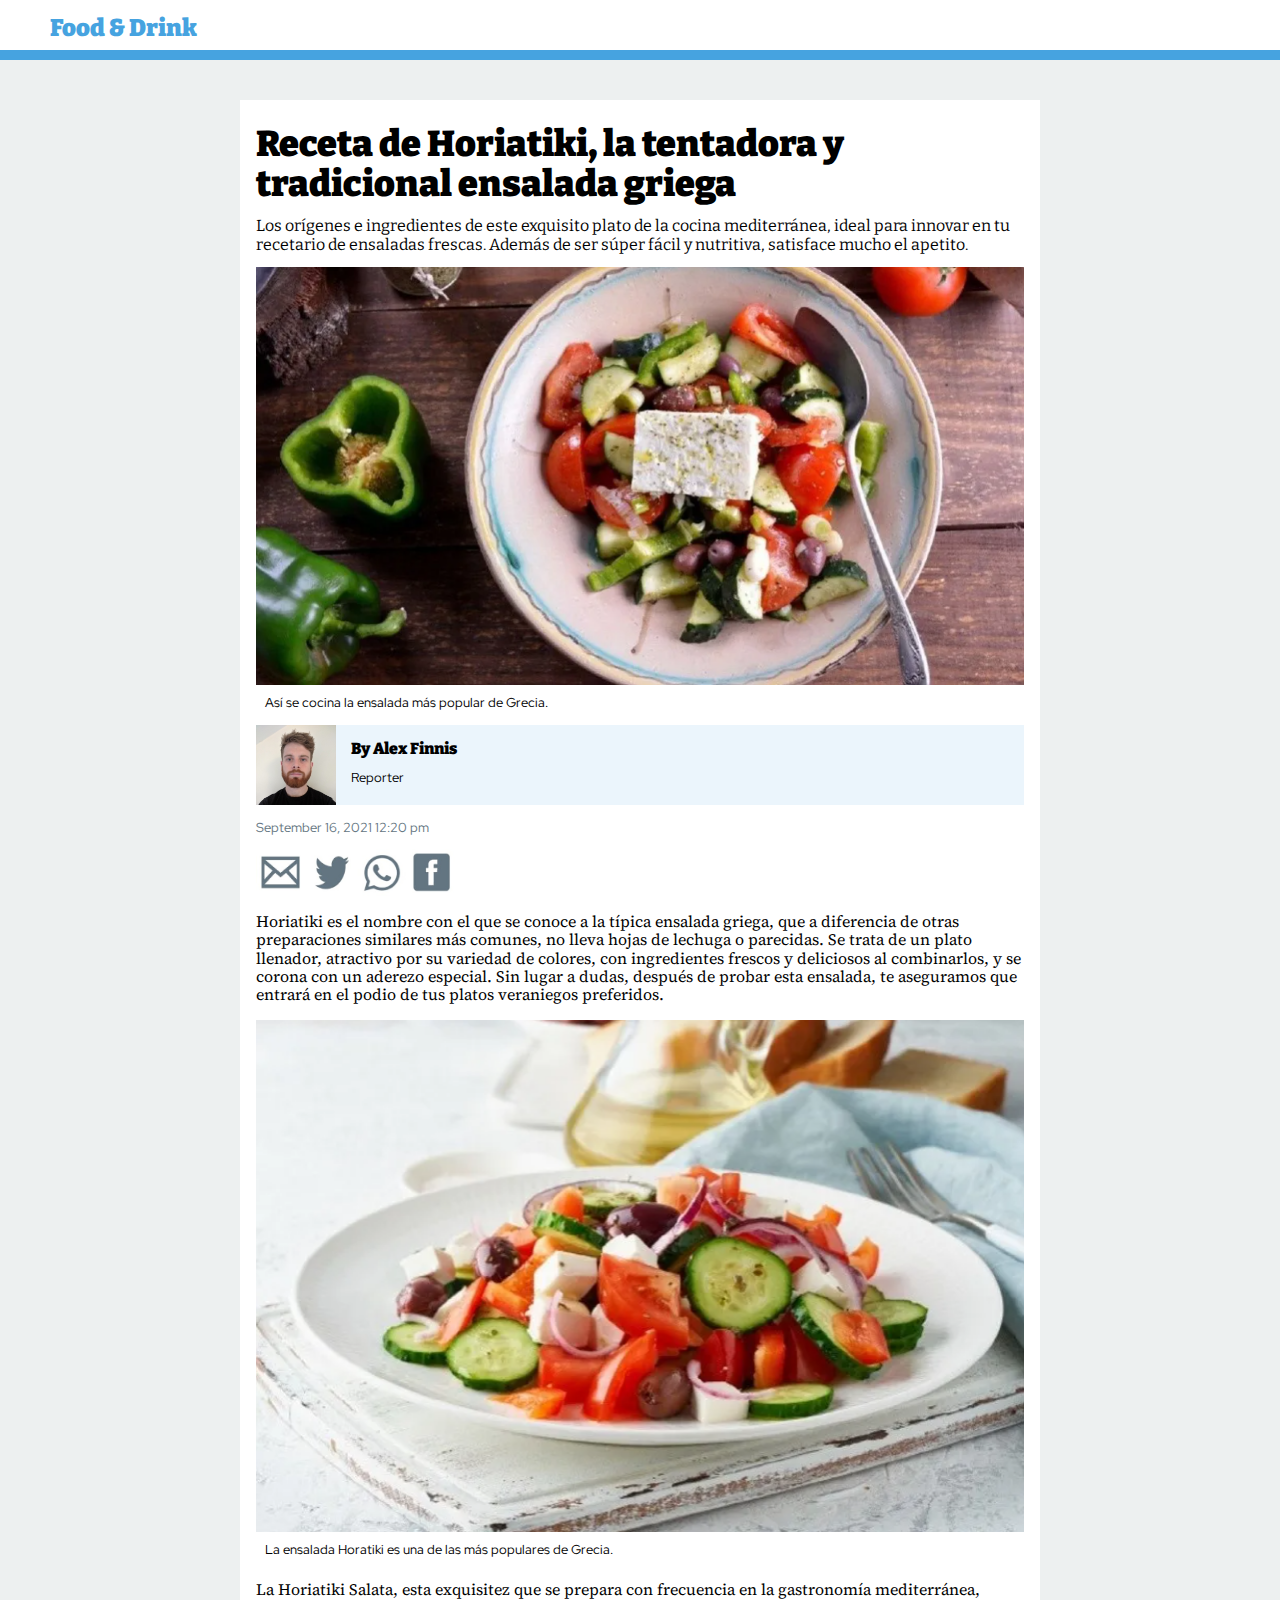
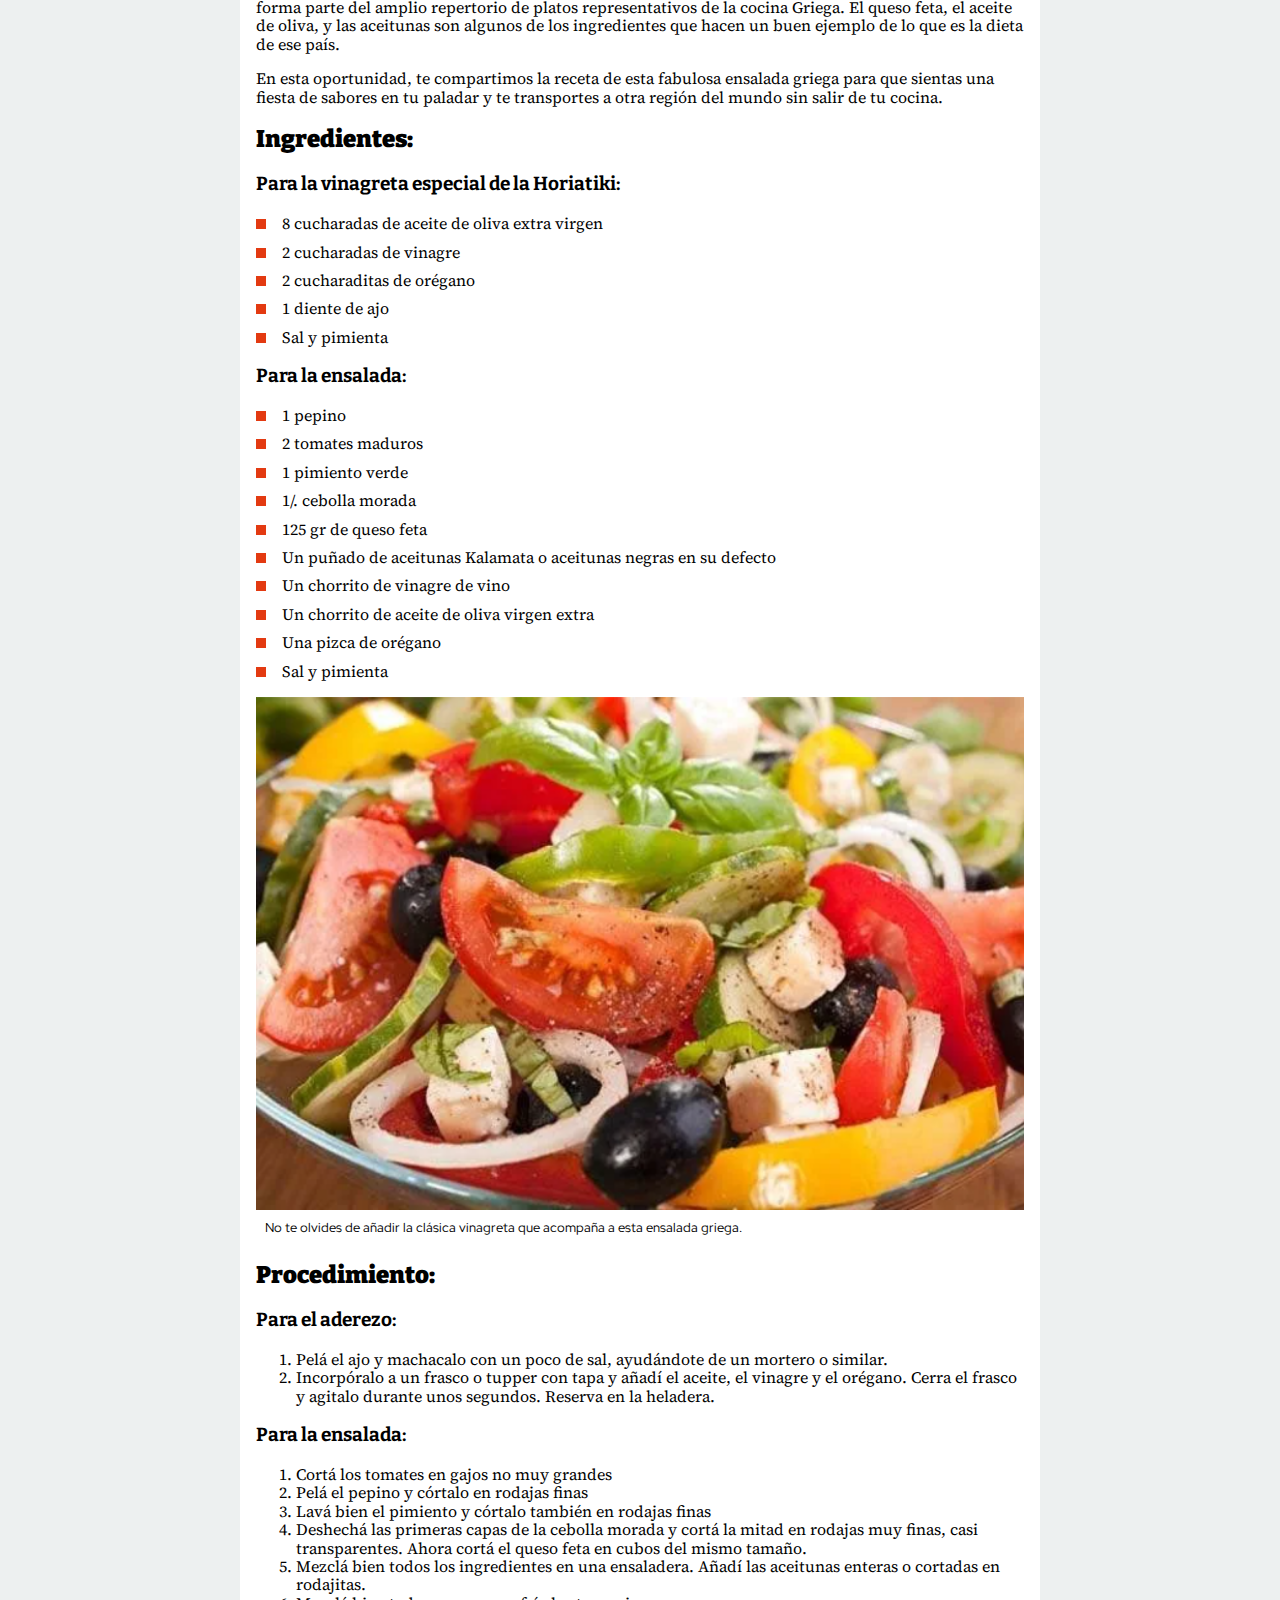
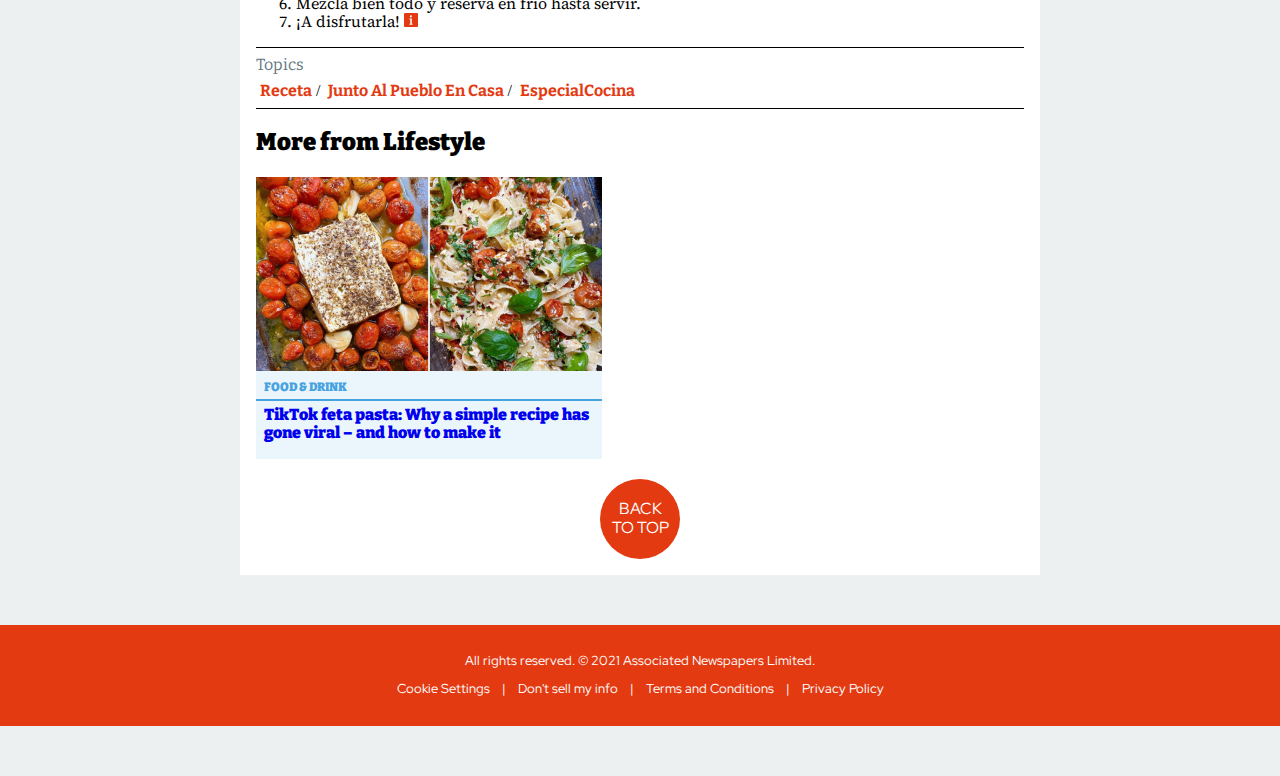
<file: index.html>
<!DOCTYPE html>
<html>
    <head>
        <meta charset="UTF-8">
        <meta http-equiv="X-UA-Compatible" content="IE=edge">
        <meta name="viewport" content="width=device-width, initial-scale=1.0">
        <link rel="stylesheet" type="text/css" href="css/normalize.css">
        <link rel="stylesheet" type="text/css" href="css/style.css">
        <link rel="icon" type="image/png" href="https://static.inews.co.uk/images/favicon/16x16.png" sizes="16x16">
        <link href="https://fonts.googleapis.com/css2?family=Bitter" rel="stylesheet">
        <link href="https://fonts.googleapis.com/css2?family=Red+Hat+Display" rel="stylesheet">
        <link href="https://fonts.googleapis.com/css2?family=Source+Serif+Pro" rel="stylesheet">
        <link href="https://fonts.googleapis.com/css2?family=Oxygen" rel="stylesheet">
        <title>Diario Andrómeda</title>
    </head>
    <body>
        <header>Food & Drink</header>
        <main id="page-main">
            <article id="article-container">
                <h1 id="h1-style">Receta de Horiatiki, la tentadora y tradicional ensalada griega</h1>
                <h2 id="h2-style">Los orígenes e ingredientes de este exquisito plato de la cocina mediterránea, ideal
                    para innovar en tu recetario de ensaladas frescas. Además de ser súper fácil y nutritiva,
                    satisface mucho el apetito.
                </h2>
                <img class="article-img" src="img/img-01.png" alt="Ensalada Horiatiki">
                <h4 class="h4-article">Así se cocina la ensalada más popular de Grecia.</h4>
                <section id="post-by">
                    <img id="post-by-avatar" src="img/post-by.jpg" alt="Alex Finnis">
                    <div id="post-by-div">
                        <a id="post-by-a" href="https://inews.co.uk/author/alex-finnis" target="_blank">By Alex Finnis</a>
                        <p id="post-by-p">Reporter</p>
                    </div>
                </section>
                <p id="date">September 16, 2021 12:20 pm</p>
                <div id="share">
                    <img class="share-logo" src="img/email-logo.jpg" alt="Email" href="">
                    <img class="share-logo" src="img/twitter-logo.jpg" alt="Twitter" href="">
                    <img class="share-logo" src="img/wsp-logo.jpg" alt="Whatsapp" href="">
                    <img class="share-logo" src="img/facebook-logo.jpg" alt="Facebook" href="">
                </div>
                <p class="article-p">
                    Horiatiki es el nombre con el que se conoce a la típica ensalada griega, que a
                    diferencia de otras preparaciones similares más comunes, no lleva hojas de lechuga o parecidas.
                    Se trata de un plato llenador, atractivo por su variedad de colores, con ingredientes frescos
                    y deliciosos al combinarlos, y se corona con un aderezo especial. Sin lugar a dudas, después
                    de probar esta ensalada, te aseguramos que entrará en el podio de tus platos veraniegos preferidos.
                </p>
                <img class="article-img" src="img/img-02.png" alt="Ensalada más popular de Grecia">
                <h4 class="h4-article">La ensalada Horatiki es una de las más populares de Grecia.</h4>
                <p class="article-p">
                    La Horiatiki Salata, esta exquisitez que se prepara con frecuencia en la gastronomía
                    mediterránea, forma parte del amplio repertorio de platos representativos de la cocina Griega.
                    El queso feta, el aceite de oliva, y las aceitunas son algunos de los ingredientes que hacen un
                    buen ejemplo de lo que es la dieta de ese país.
                </p>
                <p class="article-p">
                    En esta oportunidad, te compartimos la receta de esta fabulosa ensalada griega para que
                    sientas una fiesta de sabores en tu paladar y te transportes a otra región del mundo sin salir
                    de tu cocina.
                </p>
                <h2 class="h2-style">Ingredientes:</h2>
                <h3 class="h3-style">Para la vinagreta especial de la Horiatiki:</h3>
                <ul class="article-ul">
                    <li>8 cucharadas de aceite de oliva extra virgen</li>
                    <li>2 cucharadas de vinagre</li>
                    <li>2 cucharaditas de orégano</li>
                    <li>1 diente de ajo</li>
                    <li>Sal y pimienta</li>
                </ul>
                <h3 class="h3-style">Para la ensalada:</h3>
                <ul class="article-ul">
                    <li>1 pepino</li>
                    <li>2 tomates maduros</li>
                    <li>1 pimiento verde</li>
                    <li>1/. cebolla morada</li>
                    <li>125 gr de queso feta</li>
                    <li>Un puñado de aceitunas Kalamata o aceitunas negras en su defecto</li>
                    <li>Un chorrito de vinagre de vino</li>
                    <li>Un chorrito de aceite de oliva virgen extra</li>
                    <li>Una pizca de orégano</li>
                    <li>Sal y pimienta</li>
                </ul>
                <img class="article-img" src="img/img-03.png" alt="Vinagreta acompañando la ensalada">
                <h4 class="h4-article">No te olvides de añadir la clásica vinagreta que acompaña a esta ensalada griega.</h4>
                <h2 class="h2-style">Procedimiento:</h2>
                <h3 class="h3-style">Para el aderezo:</h3>
                <ol class="article-ol">
                    <li>Pelá el ajo y machacalo con un poco de sal, ayudándote de un mortero o similar.</li>
                    <li>
                        Incorpóralo a un frasco o tupper con tapa y añadí el aceite, el vinagre y el orégano. Cerra
                        el frasco y agitalo durante unos segundos. Reserva en la heladera.
                    </li>
                </ol>
                <h3 class="h3-style">Para la ensalada:</h3>
                <ol class="article-ol">
                    <li>Cortá los tomates en gajos no muy grandes</li>
                    <li>Pelá el pepino y córtalo en rodajas finas</li>
                    <li>Lavá bien el pimiento y córtalo también en rodajas finas</li>
                    <li>
                        Deshechá las primeras capas de la cebolla morada y cortá la mitad en rodajas muy finas, casi
                        transparentes. Ahora cortá el queso feta en cubos del mismo tamaño.
                    </li>
                    <li>
                        Mezclá bien todos los ingredientes en una ensaladera. Añadí las aceitunas enteras o cortadas
                        en rodajitas.
                    </li>
                    <li>Mezclá bien todo y reserva en frío hasta servir.</li>
                    <li id="last-li">¡A disfrutarla!</li>
                </ol>
                <footer id="topics">
                    <h4 id="h4-topics-style">Topics</h4>
                    <a class="topics-a" href="https://www.cronica.com.ar/tags/Receta" target="_blank">Receta</a> /
                    <a class="topics-a" href="https://www.cronica.com.ar/tags/Junto-Al-Pueblo-En-Cas" target="_blank">
                        Junto Al Pueblo En Casa
                    </a> /
                    <a class="topics-a" href="https://www.cronica.com.ar/tags/EspecialCocina" target="_blank">
                        EspecialCocina
                    </a>
                </footer>
                <div>
                    <h2 id="h2-more">More from Lifestyle</h2>
                    <div class="more-div">
                        <img class="more-img" src="img/img-01-tiktok.png" alt="Tiktok Feta Pasta">
                        <a class="more-category" href="https://inews.co.uk/category/inews-lifestyle/food-and-drink" target="_blank">
                            Food & Drink
                        </a>
                        <a class="more-title" href="tiktok-feta-pasta-recipe-cheese-tomato-viral-how-make-videos-week-02.html">
                            TikTok feta pasta: Why a simple recipe has gone viral – and how to make it
                        </a>
                    </div>
                </div>
                <div id="back-to-top">
                    <a id="back-a" href="#">Back To Top</a>
                </div>
            </article>
        </main>
        <footer id="page-footer">
            <p class="page-footer-p">All rights reserved. © 2021 Associated Newspapers Limited.</p>
                <ul id="page-footer-ul">
                    <li><a href="#">Cookie Settings</a></li>|
                    <li><a href="#">Don't sell my info</a></li>|
                    <li>
                        <a href="https://inews.co.uk/terms-and-conditions" target="_blank">Terms and Conditions</a>|
                    </li>
                    <li><a href="https://inews.co.uk/privacy-policy" target="_blank">Privacy Policy</a></li>
                </ul>
        </footer>
    </body>
</html>
</file>
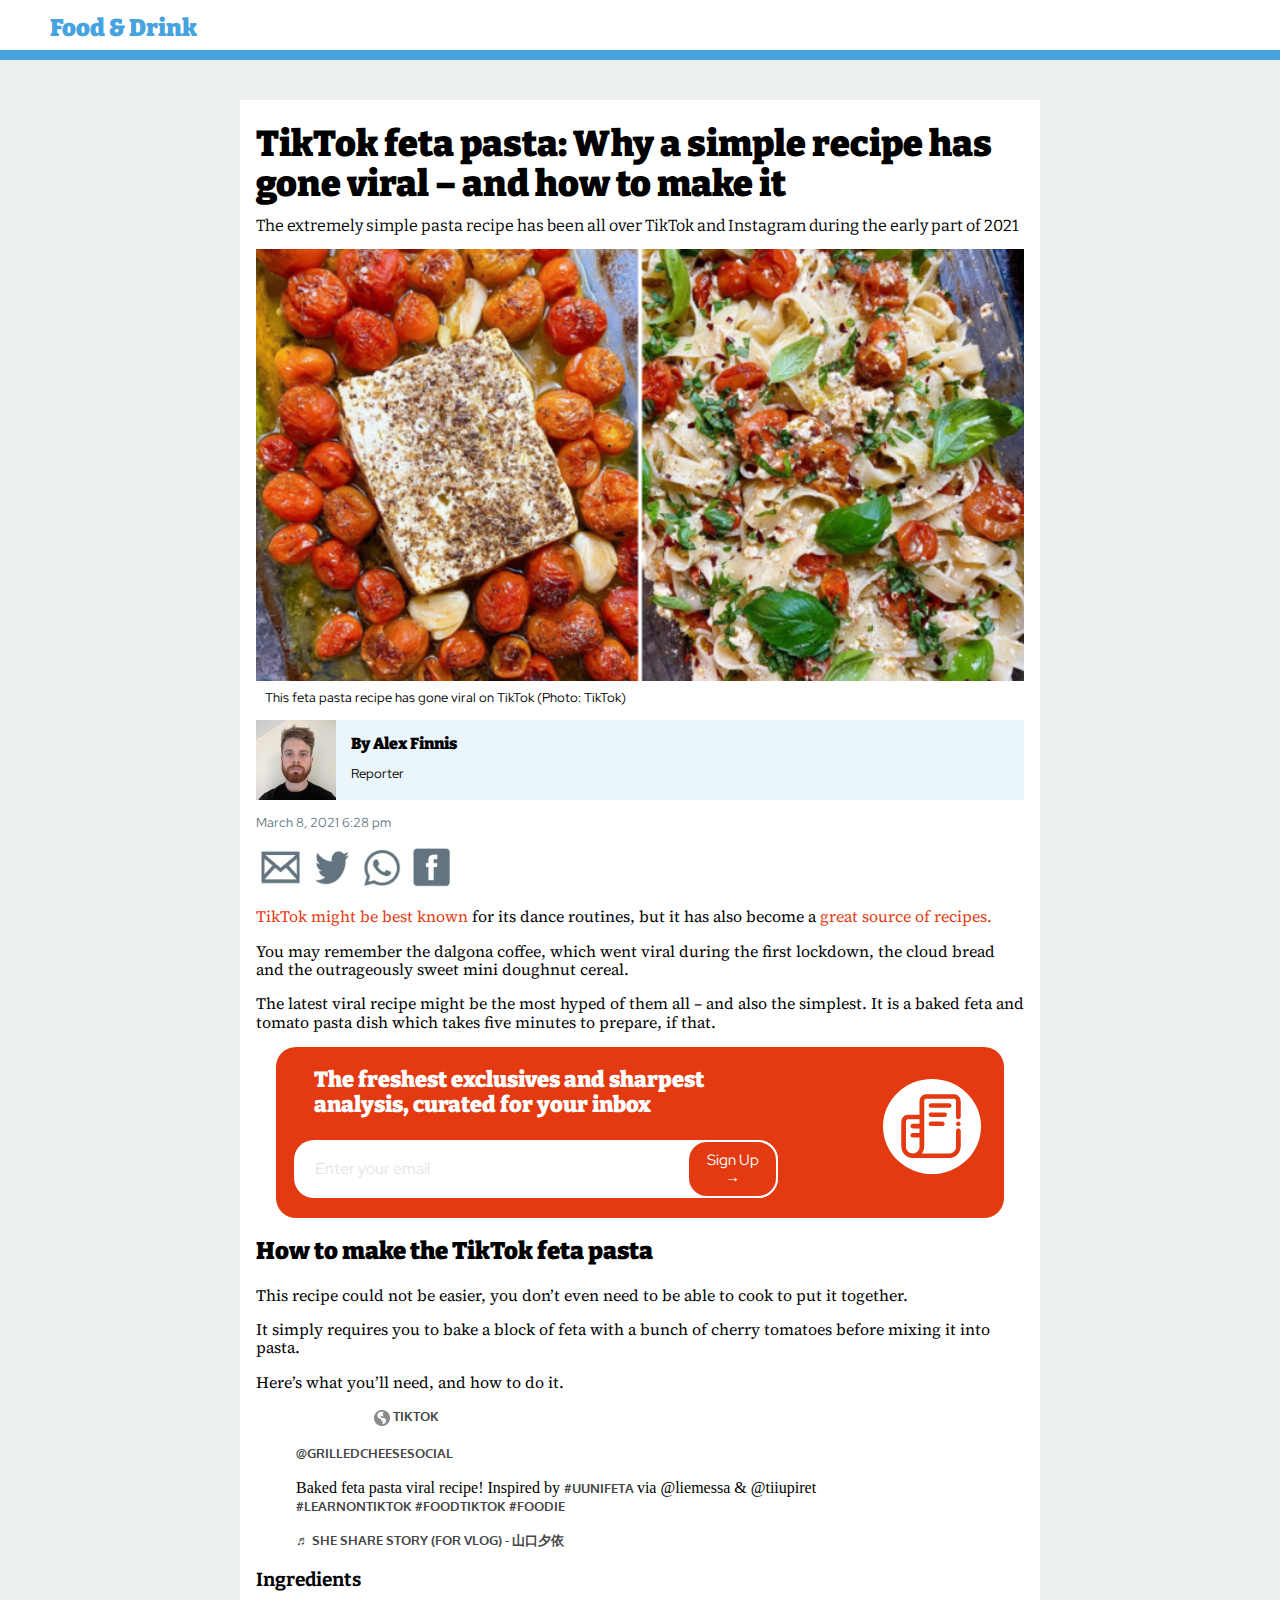
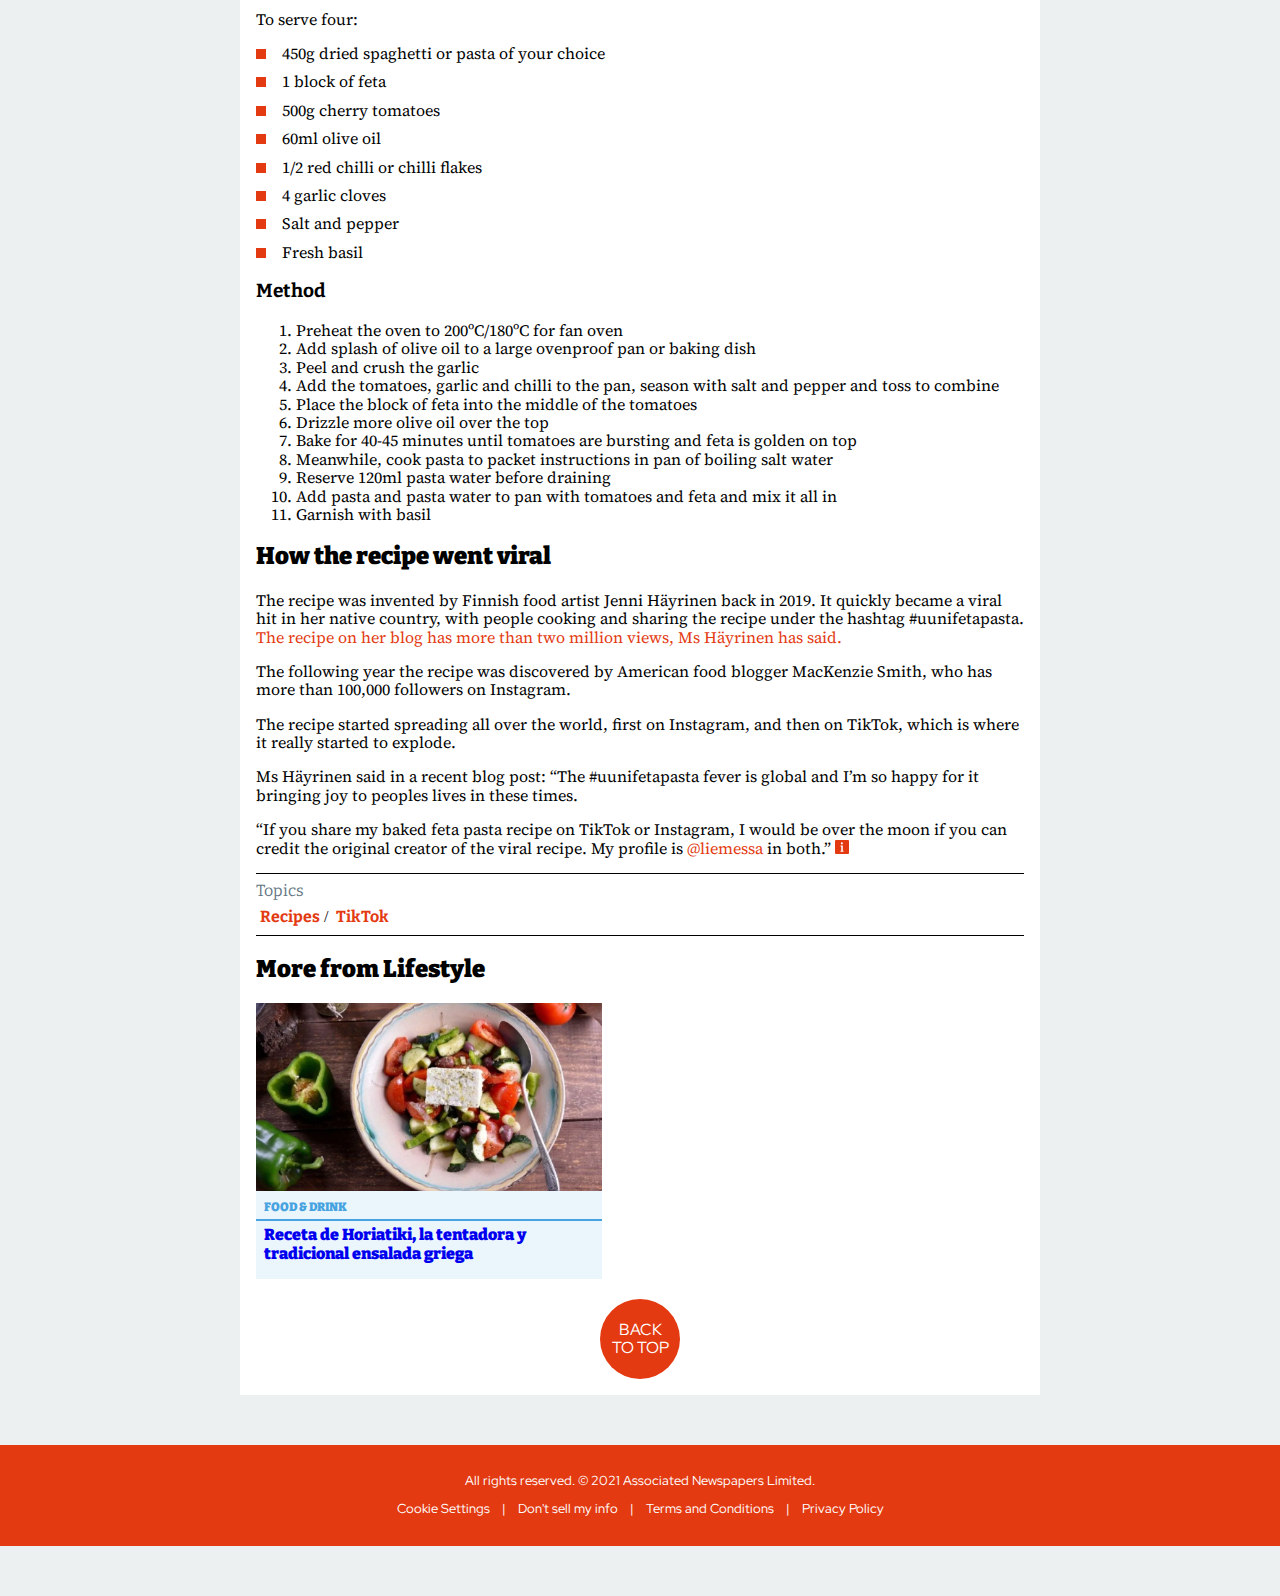
<file: tiktok-feta-pasta-recipe-cheese-tomato-viral-how-make-videos-week-02.html>
<!DOCTYPE html>
<html lang="en">
<head>
    <meta charset="UTF-8">
    <meta http-equiv="X-UA-Compatible" content="IE=edge">
    <meta name="viewport" content="width=device-width, initial-scale=1.0">
    <link rel="stylesheet" type="text/css" href="css/normalize.css">
    <link rel="stylesheet" type="text/css" href="css/style.css">
    <link rel="icon" type="image/png" href="https://static.inews.co.uk/images/favicon/16x16.png" sizes="16x16">
    <link href="https://fonts.googleapis.com/css2?family=Bitter" rel="stylesheet">
    <link href="https://fonts.googleapis.com/css2?family=Red+Hat+Display" rel="stylesheet">
    <link href="https://fonts.googleapis.com/css2?family=Source+Serif+Pro" rel="stylesheet">
    <link href="https://fonts.googleapis.com/css2?family=Oxygen" rel="stylesheet">
    <title>TikTok feta pasta: Why a simple recipe has gone viral – and how to make it</title>
</head>
<body>
    <header>Food & Drink</header>
    <main id="page-main">
        <article id="article-container">
            <h1 id="h1-style">TikTok feta pasta: Why a simple recipe has gone viral – and how to make it</h1>
            <h2 id="h2-style">
                The extremely simple pasta recipe has been all over TikTok and Instagram during the early
                part of 2021
            </h2>
            <img class="article-img" src="img/img-01-tiktok.png" alt="TikTok Recipe">
            <h4 class="h4-article">This feta pasta recipe has gone viral on TikTok (Photo: TikTok)</h4>
            <section id="post-by">
                <img id="post-by-avatar" src="img/post-by.jpg" alt="Alex Finnis">
                <div id="post-by-div">
                    <a id="post-by-a" href="https://inews.co.uk/author/alex-finnis" target="_blank">By Alex Finnis</a>
                    <p id="post-by-p">Reporter</p>
                </div>
            </section>
            <p id="date">March 8, 2021 6:28 pm</p>
            <div id="share">
                <img class="share-logo" src="img/email-logo.jpg" alt="Email" href="">
                <img class="share-logo" src="img/twitter-logo.jpg" alt="Twitter" href="">
                <img class="share-logo" src="img/wsp-logo.jpg" alt="Whatsapp" href="">
                <img class="share-logo" src="img/facebook-logo.jpg" alt="Facebook" href="">
            </div>
            <p class="article-p">
                <a class="article-p-a" href="https://inews.co.uk/light-relief/offbeat/chainsaws-invented-why-childbirth-tiktok-truth-origins-explained-756532">
                    TikTok might be best known
                </a>
                for its dance routines, but it has also become a
                <a class="article-p-a" href="https://inews.co.uk/news/business/little-moons-how-tiktok-trend-driving-sales-british-mochi-brand-853162">
                    great source of recipes.
                </a>
            </p>
            <p class="article-p">
                You may remember the dalgona coffee, which went viral during the first lockdown, the cloud bread
                and the outrageously sweet mini doughnut cereal.
            </p>
            <p class="article-p">
                The latest viral recipe might be the most hyped of them all – and also the simplest. It is a baked
                feta and tomato pasta dish which takes five minutes to prepare, if that.
            </p>
            <form id="enter-email">
                <label id="label-email-style">The freshest exclusives and sharpest analysis, curated for your inbox</label>
                <div id ="enter-email-div">
                    <input id="email-input" type="text" name="email" placeholder="Enter your email" required="">
                    <button id="enter-button" type="button">Sign Up →</button>
                </div>
                <img id="email-img" src="img/img-email.png" alt="Image Email">
            </form>
            <h2 class="h2-style">How to make the TikTok feta pasta</h2>
            <p class="article-p">
                This recipe could not be easier, you don’t even need to be able to cook to put it together.
            </p>
            <p class="article-p">
                It simply requires you to bake a block of feta with a bunch of cherry tomatoes before mixing it
                into pasta.
            </p>
            <p class="article-p">
                Here’s what you’ll need, and how to do it.
            </p>
            <div class="tiktok-video">
                <div id="tiktok-video-div">
                    <img id="tiktok-video-img" src="img/world.png" alt="TikTok">
                    <a href="http://www.tiktok.com" target="_blank">Tiktok</a>
                </div>
                <blockquote class="tiktok-embed" cite="https://www.tiktok.com/@grilledcheesesocial/video/6922946148760030469" data-video-id="6922946148760030469" style="max-width: 605px;min-width: 325px;" >
                    <section>
                        <a target="_blank" title="@grilledcheesesocial" href="https://www.tiktok.com/@grilledcheesesocial">
                            @grilledcheesesocial
                        </a>
                        <p>Baked feta pasta viral recipe! Inspired by
                            <a title="uunifeta" target="_blank" href="https://www.tiktok.com/tag/uunifeta">
                                #uunifeta
                            </a>
                            via @liemessa  & @tiiupiret 
                            <a title="learnontiktok" target="_blank" href="https://www.tiktok.com/tag/learnontiktok">
                                #learnontiktok
                            </a>
                            <a title="foodtiktok" target="_blank" href="https://www.tiktok.com/tag/foodtiktok">
                                #foodtiktok
                            </a>
                            <a title="foodie" target="_blank" href="https://www.tiktok.com/tag/foodie">
                                #foodie
                            </a>
                        </p>
                        <a target="_blank" title="♬ She Share Story (for Vlog) - 山口夕依" href="https://www.tiktok.com/music/She-Share-Story-for-Vlog-6722656094272883458">
                            ♬ She Share Story (for Vlog) - 山口夕依
                        </a>
                    </section>
                </blockquote>
                <script async src="https://www.tiktok.com/embed.js"></script>
            </div>
            <h3 class="h3-style">Ingredients</h3>
            <p class="article-p">To serve four:</p>
            <ul class="article-ul">
                <li>450g dried spaghetti or pasta of your choice</li>
                <li>1 block of feta</li>
                <li>500g cherry tomatoes</li>
                <li>60ml olive oil</li>
                <li>1/2 red chilli or chilli flakes</li>
                <li>4 garlic cloves</li>
                <li>Salt and pepper</li>
                <li>Fresh basil</li>
            </ul>
            <h3 class="h3-style">Method</h3>
            <ol class="article-ol">
                <li>Preheat the oven to 200ºC/180ºC for fan oven</li>
                <li>Add splash of olive oil to a large ovenproof pan or baking dish</li>
                <li>Peel and crush the garlic</li>
                <li>Add the tomatoes, garlic and chilli to the pan, season with salt and pepper and toss to combine</li>
                <li>Place the block of feta into the middle of the tomatoes</li>
                <li>Drizzle more olive oil over the top</li>
                <li>Bake for 40-45 minutes until tomatoes are bursting and feta is golden on top</li>
                <li>Meanwhile, cook pasta to packet instructions in pan of boiling salt water</li>
                <li>Reserve 120ml pasta water before draining</li>
                <li>Add pasta and pasta water to pan with tomatoes and feta and mix it all in</li>
                <li>Garnish with basil</li>
            </ol>
            <h2 class="h2-style">How the recipe went viral</h2>
            <p class="article-p">
                The recipe was invented by Finnish food artist Jenni Häyrinen back in 2019. It quickly became a
                viral hit in her native country, with people cooking and sharing the recipe under the hashtag
                #uunifetapasta.
                <a class="article-p-a" href="https://liemessa.fi/2020/09/baked-feta-pasta-original-recipe/" target="_blank">
                    The recipe on her blog has more than two million views, Ms Häyrinen has said.
                </a>
            </p>
            <p class="article-p">
                The following year the recipe was discovered by American food blogger MacKenzie Smith, who has
                more than 100,000 followers on Instagram.
            </p>
            <p class="article-p">
                The recipe started spreading all over the world, first on Instagram, and then on TikTok, which
                is where it really started to explode.
            </p>
            <p class="article-p">
                Ms Häyrinen said in a recent blog post: “The #uunifetapasta fever is global and I’m so happy
                for it bringing joy to peoples lives in these times. 
            </p>
            <p id="last-article-p">
                “If you share my baked feta pasta recipe on TikTok or Instagram, I would be over the moon if
                you can credit the original creator of the viral recipe. My profile is
                <a class="article-p-a" href="https://www.tiktok.com/@liemessa?" target="_blank">@liemessa</a>
                in both.”
            </p>
            <footer id="topics">
                <h4 id="h4-topics-style">Topics</h4>
                <a class="topics-a" href="https://inews.co.uk/topic/recipes" target="_blank">Recipes</a> /
                <a class="topics-a" href="https://inews.co.uk/topic/tiktok" target="_blank">TikTok</a>
            </footer>
            <div>
                <h2 id="h2-more">More from Lifestyle</h2>
                <div class="more-div">
                    <img class="more-img" src="img/img-01.png" alt="Receta de Horiatiki">
                    <a class="more-category" href="https://inews.co.uk/category/inews-lifestyle/food-and-drink" target="_blank">
                        Food & Drink
                    </a>
                    <a class="more-title" href="index.html">
                        Receta de Horiatiki, la tentadora y tradicional ensalada griega
                    </a>
                </div>
            </div>
            <div id="back-to-top">
                <a id="back-a" href="#">Back To Top</a>
            </div>
        </article>
    </main>
    <footer id="page-footer">
        <p class="page-footer-p">All rights reserved. © 2021 Associated Newspapers Limited.</p>
            <ul id="page-footer-ul">
                <li><a href="#">Cookie Settings</a></li>|
                <li><a href="#">Don't sell my info</a></li>|
                <li>
                    <a href="https://inews.co.uk/terms-and-conditions" target="_blank">Terms and Conditions</a>|
                </li>
                <li><a href="https://inews.co.uk/privacy-policy" target="_blank">Privacy Policy</a></li>
            </ul>
    </footer>
</body>
</html>
</file>
<file: css/style.css>
body {
    background-color: #edf0f0;
}
header {
    position: fixed;
    z-index: 1;
    width: 100%;
    height: 20px;
    margin: auto;
    padding: 15px 50px;
    left: 0;
    top: 0;
    background-color: #fff;
    border-bottom: 10px solid #46a3e0;
    font-family: "Bitter", sans-serif, Cambria, Cochin, Georgia, Times, 'Times New Roman', serif;
    font-weight: 900;
    font-size: 24px;
    color: #46a3e0;
}
#article-container {
    width: 60%;
    margin: auto;
    margin-top: 100px;
    margin-bottom: 50px;
    padding: 8px 16px 16px 16px;
    background-color: #fff;
}
#h1-style {
    margin: 16px 0px 0px;
    font-family: "Bitter", sans-serif, Cambria, Cochin, Georgia, Times, 'Times New Roman', serif;
    font-weight: 900;
    font-size: 36px;
    line-height: 2.5rem;
}
.h2-style,#h2-style {
    font-family: "Bitter", sans-serif, Cambria, Cochin, Georgia, Times, 'Times New Roman', serif;
}
#h2-style {
    font-weight: normal;
    font-size: 16px;
}
.article-img {
    width: 100%;
}
.h4-article {
    margin: 0px;
    padding: 6px 9px 6px;
    font-family: "Red Hat Display", sans-serif, 'Segoe UI', Tahoma, Geneva, Verdana, sans-serif;
    font-weight: normal;
    font-size: 13px;
}
#post-by {
    display: flex;
    width: 100%;
    height: 80px;
    margin: 8px 0px 16px;
    background-color: #ebf5fc;
}
#post-by-avatar {
    align-self: flex-start;
    width: 80px;
}
#post-by-div {
    display: flex;
    flex-direction: column;
    margin: 15px;
}
#post-by-a {
    font-family: "Bitter", sans-serif, Cambria, Cochin, Georgia, Times, 'Times New Roman', serif;
    font-weight: 900;
    font-size: 16px;
    text-decoration: none;
    color: black;
}
#post-by-a:hover {
    color: black;
}
#post-by-p {
    font-family: "Red Hat Display", sans-serif, 'Segoe UI', Tahoma, Geneva, Verdana, sans-serif;
    font-weight: normal;
    font-size: 13px;
}
#date {
    font-family: "Red Hat Display", sans-serif, 'Segoe UI', Tahoma, Geneva, Verdana, sans-serif;
    font-weight: normal;
    font-size: 13px;
    color: #637581;
}
#share {
    display: flex;
    flex-direction: row;
    width: 100%;
}
.share-logo {
    width: 50px;
}
.article-p {
    margin: 16px 0px;
    font-family: "Source Serif Pro", sans-serif, Cambria, Cochin, Georgia, Times, 'Times New Roman', serif;
}
.article-p-a {
    text-decoration: none;
    color: #e33a11;
}
.article-p-a:hover {
    text-decoration: underline;
}
#enter-email {
    display: flex;
    flex-direction: column;
    width: 90%;
    height: 100%;
    margin: 0 auto;
    padding: 10px 18px;
    background-color: #e33a11;
    border-radius: 20px;
    color: white;
}
#enter-email-div {
    display: flex;
    flex-direction: row;
    width: 70%;
    margin: 10px 0px;
    background-color: white;
    border-radius: 20px;
}
#label-email-style {
    width: 70%;
    padding: 10px 10px 12px 20px;
    font-family: "Bitter", sans-serif, Cambria, Cochin, Georgia, Times, 'Times New Roman', serif;
    font-weight: 900;
    font-size: 22px;
}
#email-input {
    width: 80%;
    margin: 0px 0px 0px 8px;
    padding: 1.6px 12.8px;
    border-style: none;
    border-radius: 20px;
    font-family: "Red Hat Display", sans-serif, 'Segoe UI', Tahoma, Geneva, Verdana, sans-serif;
    outline: none;
}
#email-input::placeholder {
    opacity: 0.2;
}
#enter-button {
    width: 20%;
    padding: 10px;
    background-color: #e33a11;
    border: 2px solid white;
    border-radius: 20px;
    font-family: "Red Hat Display", sans-serif, 'Segoe UI', Tahoma, Geneva, Verdana, sans-serif;
    font-size: 15px;
    color: white;
}
#email-img {
    align-self: flex-end;
    position: absolute;
    padding: 20px 0px;
}
.h2-style {
    font-weight: 900;
    font-size: 24px;
}
.tiktok-video {
    height: 100%;
}
#tiktok-video-div {
    display: flex;
    flex-direction: row;
    align-items: flex-start;
    margin-left: 15%;
}
.tiktok-video a {
    padding-top: 2px;
    font-family: "Oxygen", sans-serif, Arial, Helvetica, sans-serif;
    font-weight: 700;
    font-size: 13px;
    text-decoration: none;
    text-transform: uppercase;
    color: #464646;
}
.tiktok-video a:hover {
    border-bottom: 1px dotted #464646;
}
.h3-style {
    font-family: "Bitter", sans-serif, Cambria, Cochin, Georgia, Times, 'Times New Roman', serif;
    font-size: 19px;
}
.article-ul {
    margin: 16px 0px;
    padding-left: 0%;
}
.article-ul li {
    margin: 0px 0px 10px;
    font-family: "Source Serif Pro", sans-serif, Cambria, Cochin, Georgia, Times, 'Times New Roman', serif;
    list-style: none;
}
.article-ul li::before {
    display: inline-block;
    width: 10px;
    height: 10px;
    margin-right: 16px;
    background-color: #e33a11;
    content: "";
}
.article-ol li {
    font-family: "Source Serif Pro", sans-serif, Cambria, Cochin, Georgia, Times, 'Times New Roman', serif;
}
#last-article-p {
    margin: 16px 0px;
    font-family: "Source Serif Pro", sans-serif, Cambria, Cochin, Georgia, Times, 'Times New Roman', serif;
}
#last-article-p::after {
    content: url('data:image/svg+xml;charset=utf-8,<svg xmlns="http://www.w3.org/2000/svg" width="14" height="14" viewBox="0 0 79 79" style="border-radius:1px;margin-bottom:-4px"><path data-name="Path 47" d="M0 0v79h79V0zm38.8 12.746a5.976 5.976 0 015.974 5.974 5.974 5.974 0 01-5.974 5.974 5.974 5.974 0 01-5.975-5.974 5.975 5.975 0 015.973-5.974zm9.313 53.507H30.981v-5.271h4.393V36.294h-4.482v-5.272h13.269v29.96h3.954z" fill="%23e33a11"/></svg>');
}
#last-li::after {
    margin-left: 4px;
    content: url('data:image/svg+xml;charset=utf-8,<svg xmlns="http://www.w3.org/2000/svg" width="14" height="14" viewBox="0 0 79 79" style="border-radius:1px;margin-bottom:-4px"><path data-name="Path 47" d="M0 0v79h79V0zm38.8 12.746a5.976 5.976 0 015.974 5.974 5.974 5.974 0 01-5.974 5.974 5.974 5.974 0 01-5.975-5.974 5.975 5.975 0 015.973-5.974zm9.313 53.507H30.981v-5.271h4.393V36.294h-4.482v-5.272h13.269v29.96h3.954z" fill="%23e33a11"/></svg>');
}
#topics {
    margin: 0px 0px 6px;
    padding: 8px 0px;
    border-top: 1px solid black;
    border-bottom: 1px solid black;
}
#h4-topics-style {
    margin: 0px 0px 8px 0px;
    padding: 0px;
    font-weight: normal;
    color: #637581;
}
.topics-a, #h4-topics-style {
    font-family: "Bitter", sans-serif, Cambria, Cochin, Georgia, Times, 'Times New Roman', serif;
    font-size: 16px;
}
.topics-a {
    padding: 0px 0px 0px 4px;
    font-weight: bold;
    text-decoration: none;
    color: #e33a11;
}
#h2-more {
    font-family: "Bitter", sans-serif, Cambria, Cochin, Georgia, Times, 'Times New Roman', serif;
    font-weight: 900;
    font-size: 24px;
}
.more-div {
    display: flex;
    flex-direction: column;
    width: 45%;
    margin-bottom: 20px;
    background-color: #ebf5fc;
}
.more-category {
    margin: 6px 0px 5px;
    padding: 4px 8px;
    border-bottom: 2px solid #46a3e0;
    font-family: "Bitter", sans-serif, Cambria, Cochin, Georgia, Times, 'Times New Roman', serif;
    font-weight: 900;
    font-size: 12px;
    text-transform: uppercase;
    color: #46a3e0;
}
.more-category,.more-title {
    text-decoration: none;
}
.more-title {
    padding: 0px 8px 16px;
    font-family: "Bitter", sans-serif, Cambria, Cochin, Georgia, Times, 'Times New Roman', serif;
    font-weight: 900;
    font-size: 16px;
}
.more-title:visited {
    color: black;
}
#back-to-top {
    display: grid;
    place-items: center;
    width: 60px;
    height: 60px;
    margin: 0 auto;
    padding: 10px;
    background-color: #e33a11;
    border-radius: 100%;
    text-align: center;
}
#back-a {
    margin: 0 auto;
    font-family: "Red Hat Display", sans-serif, 'Segoe UI', Tahoma, Geneva, Verdana, sans-serif;
    text-decoration: none;
    text-transform: uppercase;
    color: white;
}
#page-footer {
    margin-bottom: 50px;
    padding: 16px;
    background-color: #e33a11;
    font-family: "Red Hat Display", sans-serif, 'Segoe UI', Tahoma, Geneva, Verdana, sans-serif;
    font-size: 13px;
    text-decoration: none;
    text-align: center;
    color: white;
}
#page-footer-p {
    margin: 0px 0px 13px;
}
#page-footer-ul {
    display: flex;
    flex-direction: row;
    justify-content: center;
    padding-inline-start: 0px;
    text-align: center;
    list-style: none;
}
#page-footer-ul a {
    padding: 4px 12px;
    text-decoration: none;
    color: white;
}
</file>
